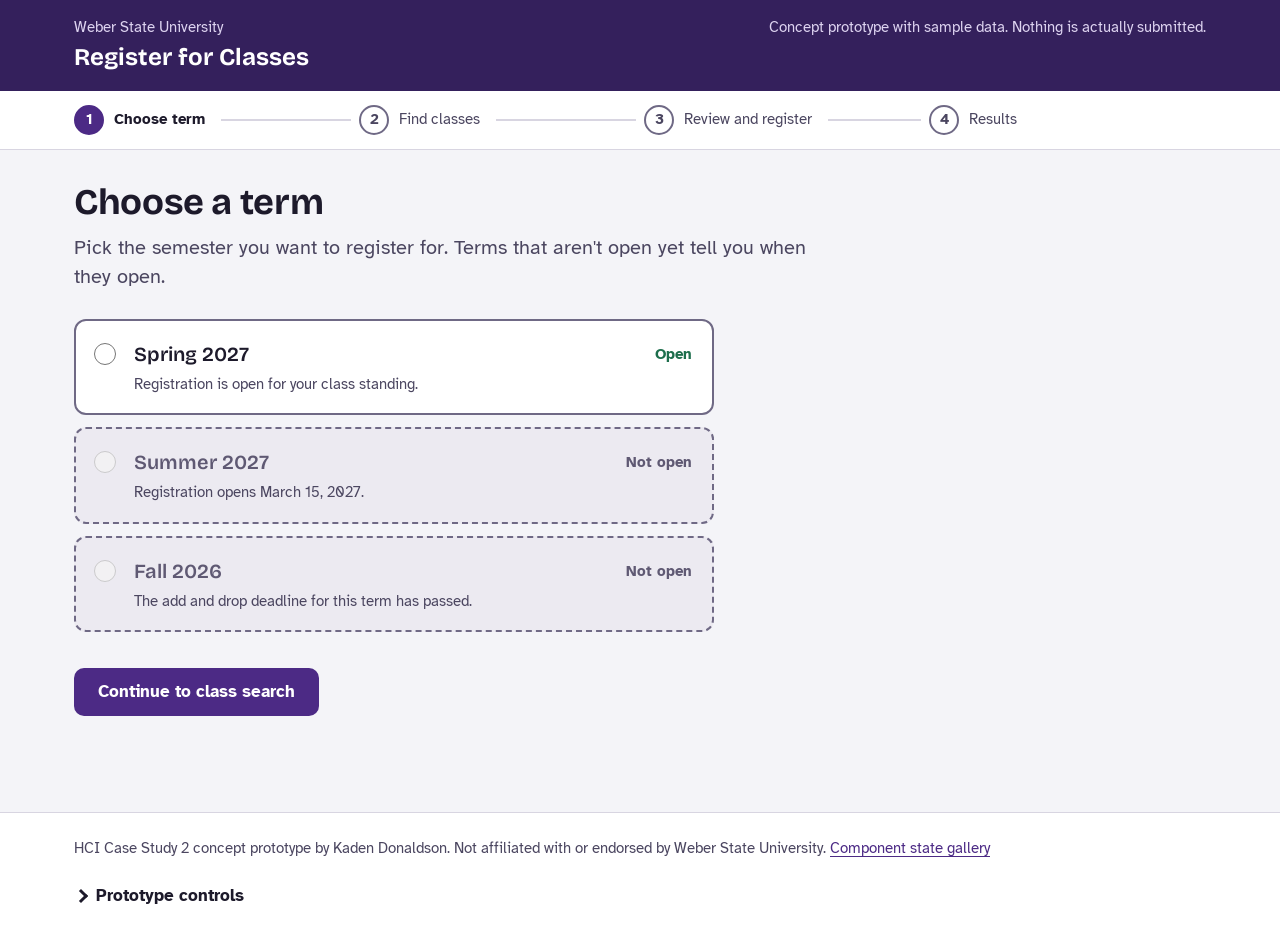
<file: index.html>
<!doctype html>
<html lang="en">
<head>
  <meta charset="utf-8">
  <meta name="viewport" content="width=device-width, initial-scale=1">
  <title>Choose a term | Register for Classes prototype</title>
  <meta name="description" content="Interactive concept prototype of an accessible class registration flow: choose a term, find sections, review, and register.">
  <link rel="stylesheet" href="assets/css/styles.css">
</head>
<body>
  <a class="skip-link" href="#main">Skip to main content</a>

  <header class="site-header">
    <div class="site-header__inner">
      <p class="brand">
        <span class="brand__school">Weber State University</span>
        <span class="brand__app">Register for Classes</span>
      </p>
      <p class="proto-flag">Concept prototype with sample data. Nothing is actually submitted.</p>
    </div>
  </header>

  <nav class="progress" aria-label="Registration progress">
    <ol class="progress__list">
      <li class="progress__step" data-step="term" aria-current="step">
        <span class="progress__num" aria-hidden="true">1</span>
        <span class="progress__label">Choose term</span>
      </li>
      <li class="progress__step" data-step="search">
        <span class="progress__num" aria-hidden="true">2</span>
        <span class="progress__label">Find classes</span>
      </li>
      <li class="progress__step" data-step="review">
        <span class="progress__num" aria-hidden="true">3</span>
        <span class="progress__label">Review and register</span>
      </li>
      <li class="progress__step" data-step="done">
        <span class="progress__num" aria-hidden="true">4</span>
        <span class="progress__label">Results</span>
      </li>
    </ol>
  </nav>

  <main id="main" tabindex="-1">

    <!-- ============ STEP 1: TERM ============ -->
    <section id="step-term" class="step" aria-labelledby="h-term">
      <div class="step__intro">
        <h1 id="h-term" tabindex="-1">Choose a term</h1>
        <p class="lede">Pick the semester you want to register for. Terms that aren't open yet tell you when they open.</p>
      </div>

      <form id="term-form" class="term-form" novalidate>
        <fieldset class="term-options" aria-describedby="term-error">
          <legend class="visually-hidden">Term</legend>
          <div id="term-list" class="term-list"><!-- rendered by app.js --></div>
          <p id="term-error" class="field-error" hidden></p>
        </fieldset>
        <div class="actions">
          <button type="submit" class="btn btn--primary">Continue to class search</button>
        </div>
      </form>
    </section>

    <!-- ============ STEP 2: SEARCH ============ -->
    <section id="step-search" class="step" aria-labelledby="h-search" hidden>
      <div class="step__intro">
        <h1 id="h-search" tabindex="-1">Find classes for <span data-term-name>Spring 2027</span></h1>
        <p class="lede">Search by subject, add the sections you want, then review your schedule.</p>
      </div>

      <div class="search-layout">
        <div class="search-main">
          <form id="search-form" class="search-form" role="search" aria-label="Class search" novalidate>
            <div class="search-form__fields">
              <div class="field">
                <label for="subject" class="field__label">Subject</label>
                <select id="subject" name="subject" class="control" aria-describedby="subject-error">
                  <option value="">Choose a subject</option>
                  <option value="ALL">All subjects</option>
                </select>
                <p id="subject-error" class="field-error" hidden></p>
              </div>

              <div class="field">
                <label for="course-number" class="field__label">Course number <span class="field__optional">(optional)</span></label>
                <input id="course-number" name="courseNumber" class="control" type="text"
                       inputmode="numeric" autocomplete="off" maxlength="4"
                       aria-describedby="course-number-hint course-number-error">
                <p id="course-number-hint" class="field__hint">4 digits, like 4110</p>
                <p id="course-number-error" class="field-error" hidden></p>
              </div>

              <div class="search-form__submit">
                <button type="submit" id="search-btn" class="btn btn--primary">
                  <span class="btn__spinner" aria-hidden="true"></span>
                  <span class="btn__label">Search classes</span>
                </button>
              </div>
            </div>

            <div class="disclosure">
              <button type="button" id="filters-toggle" class="disclosure__toggle"
                      aria-expanded="false" aria-controls="filters-panel">
                <span class="disclosure__chevron" aria-hidden="true"></span>
                <span>More filters</span>
                <span id="filters-count" class="disclosure__count"></span>
              </button>
              <div id="filters-panel" class="disclosure__panel" hidden>
                <div class="check-row">
                  <input type="checkbox" id="open-only" name="openOnly">
                  <label for="open-only">Only show sections with open seats</label>
                </div>
                <fieldset id="delivery-group" class="check-group" aria-describedby="delivery-error">
                  <legend>Delivery</legend>
                  <div class="check-row">
                    <input type="checkbox" id="del-inperson" name="delivery" value="In person" checked>
                    <label for="del-inperson">In person</label>
                  </div>
                  <div class="check-row">
                    <input type="checkbox" id="del-online" name="delivery" value="Online" checked>
                    <label for="del-online">Online</label>
                  </div>
                  <div class="check-row">
                    <input type="checkbox" id="del-hybrid" name="delivery" value="Hybrid" checked>
                    <label for="del-hybrid">Hybrid</label>
                  </div>
                  <p id="delivery-error" class="field-error" hidden></p>
                </fieldset>
              </div>
            </div>
          </form>

          <section class="results" aria-labelledby="h-results">
            <h2 id="h-results" class="results__heading" tabindex="-1">Sections</h2>
            <p id="results-status" class="results__status" aria-live="polite">Choose a subject and search to see sections.</p>
            <div id="results" class="results__body" aria-busy="false"></div>
          </section>
        </div>

        <aside id="cart" class="cart" aria-labelledby="h-cart">
          <h2 id="h-cart" class="cart__heading">
            <span class="cart__title-static">My schedule</span>
            <button type="button" id="cart-toggle" class="cart__toggle"
                    aria-expanded="false" aria-controls="cart-body">
              <span class="cart__toggle-title">My schedule</span>
              <span class="cart__toggle-sum" data-cart-summary>0 sections, 0 credits</span>
              <span class="disclosure__chevron" aria-hidden="true"></span>
            </button>
          </h2>
          <div id="cart-body" class="cart__body">
            <p class="cart__summary" data-cart-summary>0 sections, 0 credits</p>
            <ul id="cart-list" class="cart__list"></ul>
            <p id="cart-empty" class="cart__empty">Your schedule is empty. Add sections from the search results.</p>
            <div class="cart__actions">
              <button type="button" id="review-btn" class="btn btn--primary btn--block"
                      aria-disabled="true" aria-describedby="review-note">Review schedule</button>
              <p id="review-note" class="action-note">Add at least one section to review.</p>
            </div>
          </div>
        </aside>
      </div>
    </section>

    <!-- ============ STEP 3: REVIEW ============ -->
    <section id="step-review" class="step" aria-labelledby="h-review" hidden>
      <div class="step__intro">
        <h1 id="h-review" tabindex="-1">Review and register</h1>
        <p class="lede">Check your sections and the week at a glance. Registering is final for each section that has a seat.</p>
      </div>

      <div class="review-layout">
        <section class="review-list" aria-labelledby="h-review-list">
          <h2 id="h-review-list">Sections to register</h2>
          <ul id="review-items" class="review-items"></ul>
          <p class="review-total"><span id="review-credits">0</span> credits total</p>
        </section>

        <section class="week" aria-labelledby="h-week">
          <h2 id="h-week">Week at a glance</h2>
          <p class="visually-hidden">This chart repeats the meeting times listed in Sections to register.</p>
          <div id="week-grid" class="week__grid" aria-hidden="true"></div>
          <p id="week-online" class="week__online"></p>
        </section>
      </div>

      <form id="register-form" class="register-form" novalidate aria-busy="false">
        <div class="check-row check-row--boxed" id="agree-row">
          <input type="checkbox" id="agree" name="agree" aria-describedby="agree-error">
          <label for="agree">I understand that registering adds tuition and fees for these sections to my student account.</label>
        </div>
        <p id="agree-error" class="field-error" hidden></p>

        <div id="submit-status" class="submit-status" hidden>
          <span class="submit-status__dot" aria-hidden="true"></span>
          <span id="submit-status-text"></span>
        </div>

        <div class="actions actions--split">
          <button type="button" id="back-to-search" class="btn btn--secondary">Back to search</button>
          <button type="submit" id="register-btn" class="btn btn--primary">
            <span class="btn__spinner" aria-hidden="true"></span>
            <span class="btn__label">Register for 0 sections</span>
          </button>
        </div>
      </form>
    </section>

    <!-- ============ STEP 4: RESULTS ============ -->
    <section id="step-done" class="step" aria-labelledby="h-done" hidden>
      <div class="step__intro">
        <h1 id="h-done" tabindex="-1">Registration results</h1>
        <p id="done-summary" class="lede"></p>
      </div>
      <ul id="done-list" class="done-list"></ul>
      <div class="actions actions--split">
        <button type="button" id="search-more" class="btn btn--secondary">Search for more classes</button>
        <button type="button" id="start-over" class="btn btn--ghost">Start over</button>
      </div>
    </section>
  </main>

  <!-- Global live regions: present (and empty) at page load so screen readers register them -->
  <div id="sr-polite" class="visually-hidden" aria-live="polite" aria-atomic="true"></div>
  <div id="sr-assertive" class="visually-hidden" aria-live="assertive" aria-atomic="true"></div>

  <footer class="site-footer">
    <div class="site-footer__inner">
      <p>HCI Case Study 2 concept prototype by Kaden Donaldson. Not affiliated with or endorsed by Weber State University. <a href="states.html">Component state gallery</a></p>

      <div class="disclosure disclosure--footer">
        <button type="button" id="lab-toggle" class="disclosure__toggle"
                aria-expanded="false" aria-controls="lab-panel">
          <span class="disclosure__chevron" aria-hidden="true"></span>
          <span>Prototype controls</span>
        </button>
        <div id="lab-panel" class="disclosure__panel lab" hidden>
          <p class="lab__note">For reviewers: change these to see loading, error, and recovery states.</p>
          <div class="field">
            <label for="lab-speed" class="field__label">Simulated network</label>
            <select id="lab-speed" class="control">
              <option value="normal">Normal (about 1 to 2.5 seconds)</option>
              <option value="slow">Slow (about 3 to 8 seconds)</option>
            </select>
          </div>
          <div class="check-row">
            <input type="checkbox" id="lab-race" checked>
            <label for="lab-race">Another student takes the last seat while you register</label>
          </div>
          <div class="check-row">
            <input type="checkbox" id="lab-searchfail">
            <label for="lab-searchfail">Class search fails to load</label>
          </div>
          <p class="lab__stat">Register requests sent this session: <strong id="lab-requests">0</strong></p>
          <button type="button" id="lab-reset" class="btn btn--secondary">Reset prototype</button>
        </div>
      </div>
    </div>
  </footer>

  <script src="assets/js/data.js"></script>
  <script src="assets/js/app.js"></script>
</body>
</html>
</file>
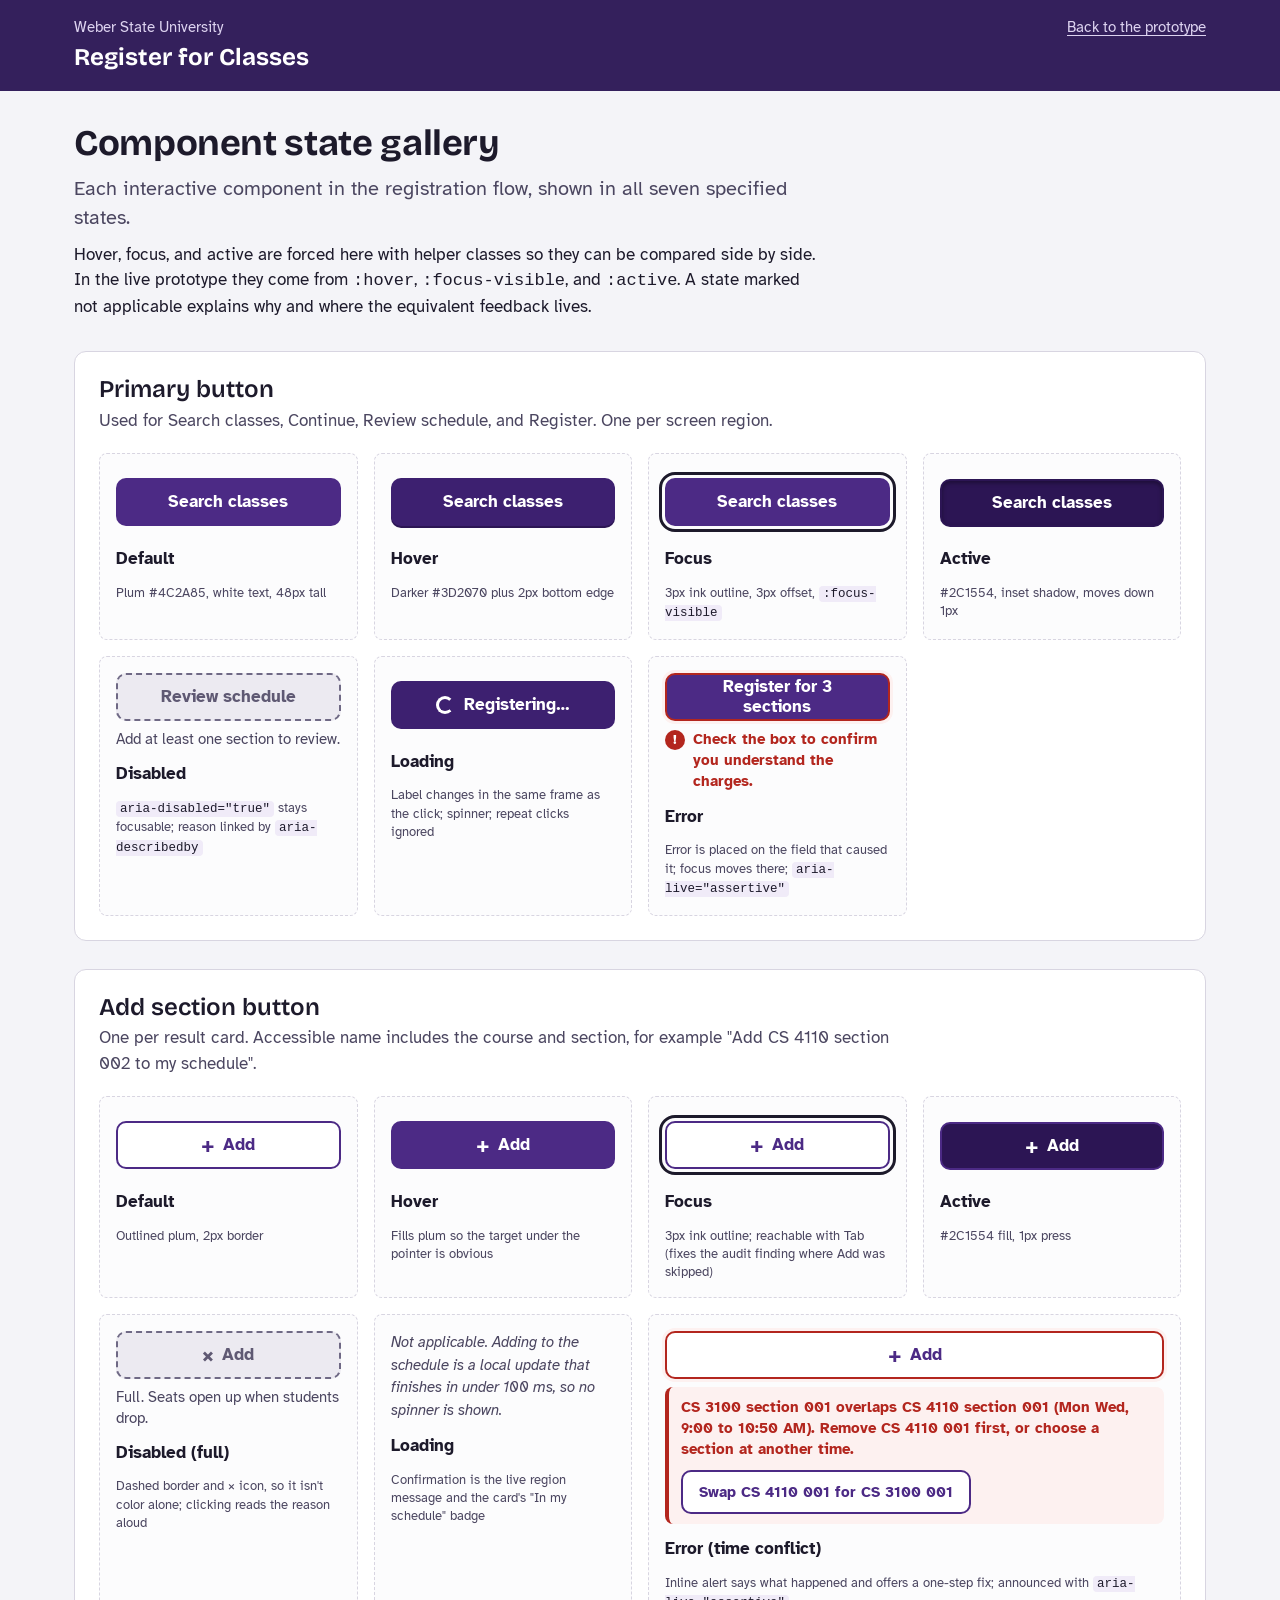
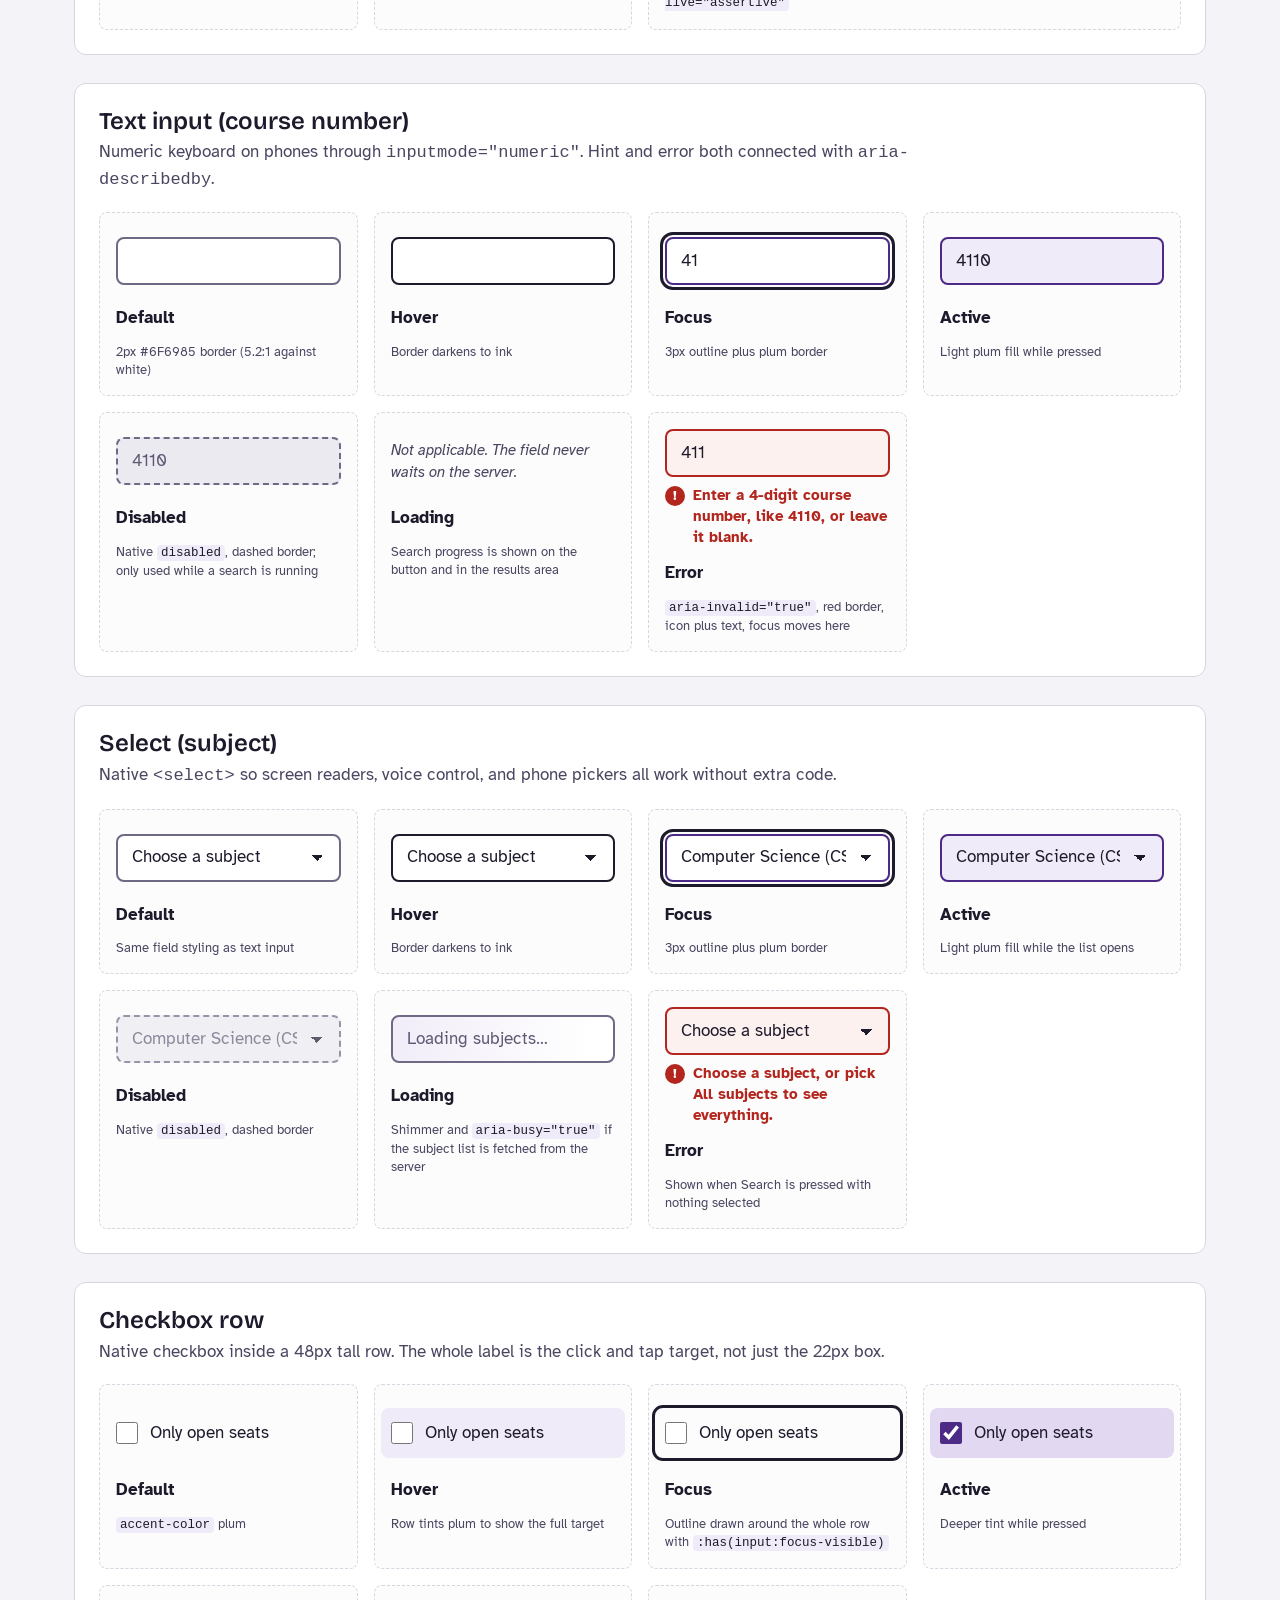
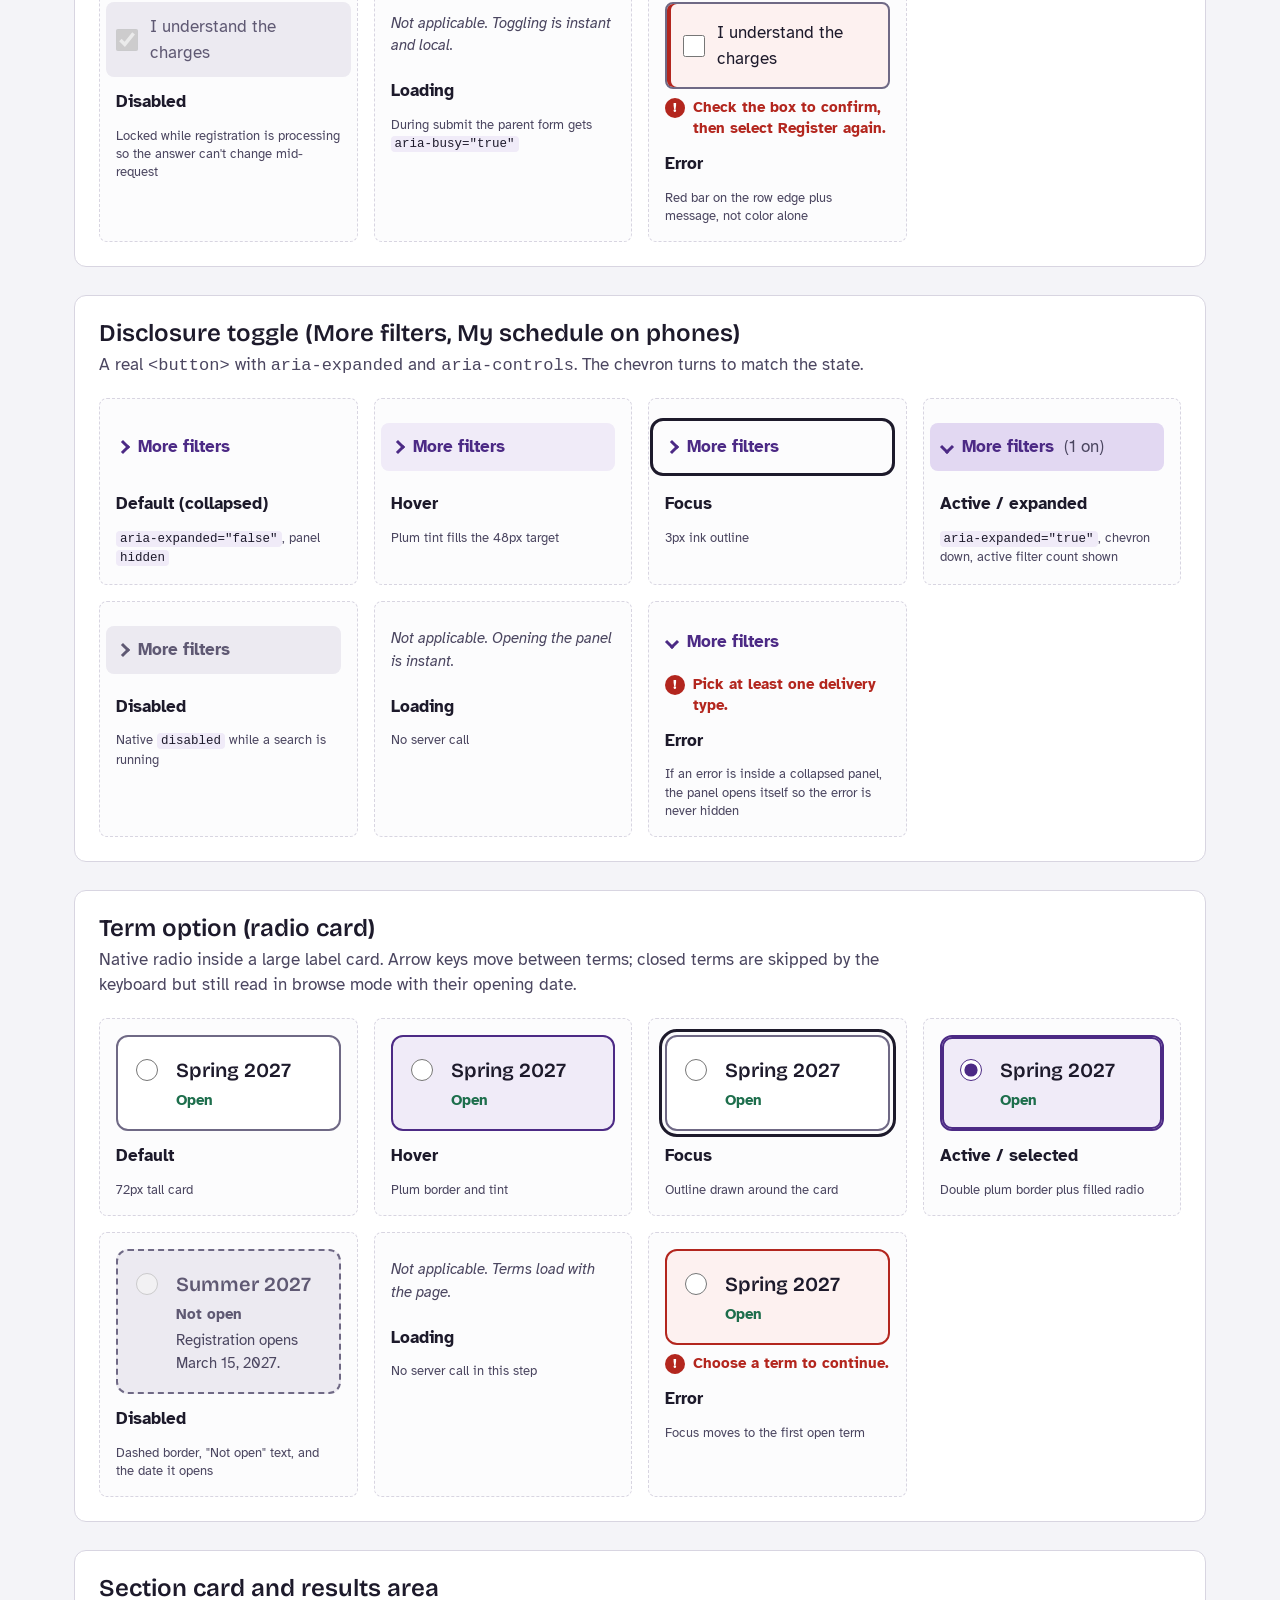
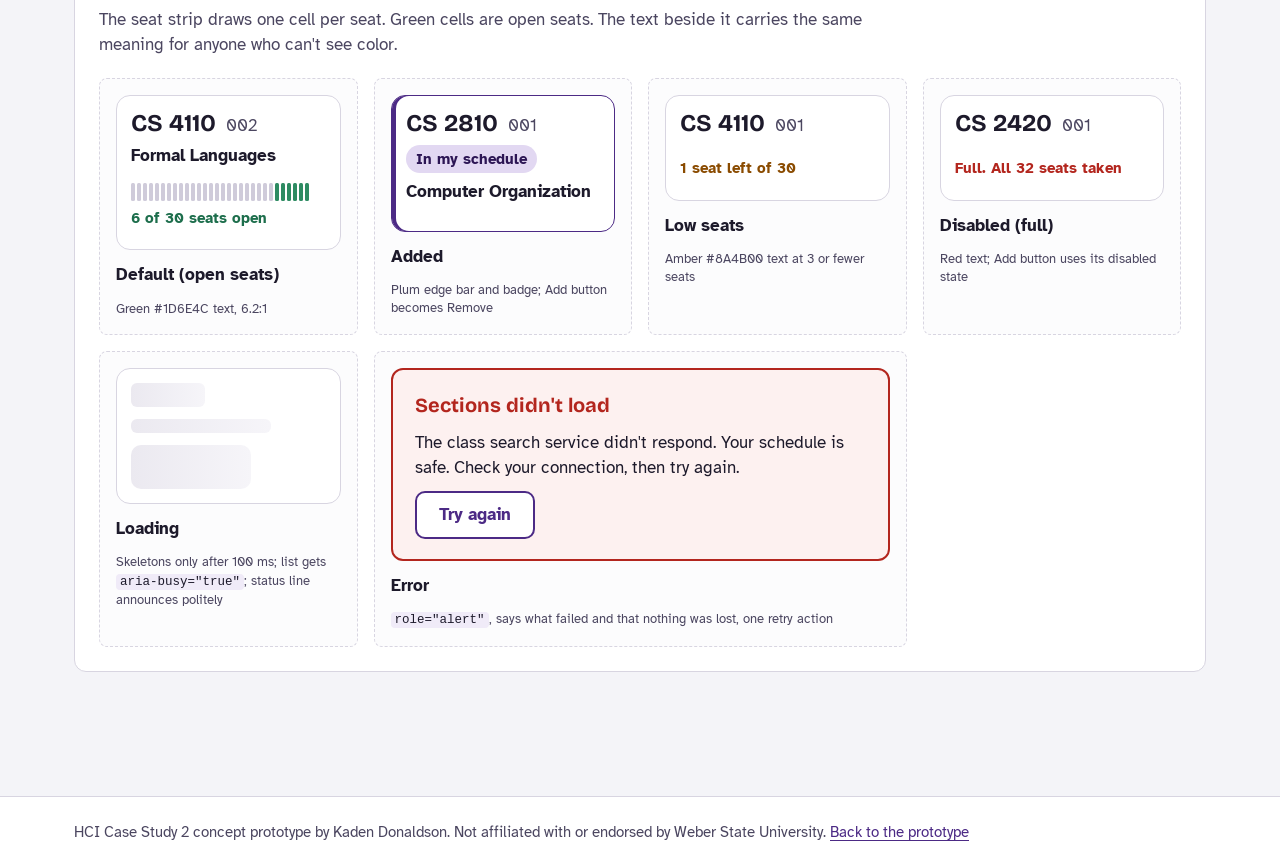
<file: states.html>
<!doctype html>
<html lang="en">
<head>
  <meta charset="utf-8">
  <meta name="viewport" content="width=device-width, initial-scale=1">
  <title>Component state gallery | Register for Classes prototype</title>
  <meta name="description" content="Every interactive component in the registration prototype shown in each state: default, hover, focus, active, disabled, loading, and error.">
  <link rel="stylesheet" href="assets/css/styles.css">
  <style>
    .gallery-intro { max-width: 68ch; margin-bottom: 32px; }
    .gallery-intro p + p { margin-top: 10px; }
    .comp { background: var(--surface); border: 1px solid var(--line); border-radius: var(--radius); padding: 24px; margin-bottom: 28px; }
    .comp > h2 { margin-bottom: 4px; }
    .comp__desc { color: var(--ink-soft); margin-bottom: 20px; max-width: 75ch; }
    .tiles { display: grid; grid-template-columns: repeat(auto-fill, minmax(220px, 1fr)); gap: 16px; }
    .tile { border: 1px dashed var(--line); border-radius: var(--radius-sm); padding: 16px; display: grid; gap: 12px; align-content: start; background: #fcfcfd; }
    .tile__stage { min-height: 64px; display: grid; align-content: center; gap: 8px; }
    .tile__name { font-weight: 700; }
    .tile__code { font-size: 13px; color: var(--ink-soft); line-height: 1.4; }
    .tile__code code { font-family: ui-monospace, Menlo, Consolas, monospace; font-size: 12.5px; color: var(--ink); background: var(--plum-tint); padding: 1px 4px; border-radius: 4px; }
    .tile--na .tile__stage { color: var(--ink-soft); font-style: italic; font-size: var(--fs-sm); }
    .tile .section-card { padding: 14px; }
    .tile .section-card article { grid-template-columns: 1fr; grid-template-areas: "head" "name" "seats" "action"; }
    .tile .section-card__meta { display: none; }
    .tile .seat { width: 4px; }
    .wide { grid-column: span 2; }
    .tile .term-card label { grid-template-columns: 1fr; }
    @media (max-width: 640px) { .wide { grid-column: auto; } }
  </style>
</head>
<body>
  <a class="skip-link" href="#main">Skip to main content</a>
  <header class="site-header">
    <div class="site-header__inner">
      <p class="brand">
        <span class="brand__school">Weber State University</span>
        <span class="brand__app">Register for Classes</span>
      </p>
      <p class="proto-flag"><a href="index.html" style="color:inherit">Back to the prototype</a></p>
    </div>
  </header>

  <main id="main" tabindex="-1">
    <div class="gallery-intro">
      <h1>Component state gallery</h1>
      <p class="lede">Each interactive component in the registration flow, shown in all seven specified states.</p>
      <p>Hover, focus, and active are forced here with helper classes so they can be compared side by side. In the live prototype they come from <code>:hover</code>, <code>:focus-visible</code>, and <code>:active</code>. A state marked not applicable explains why and where the equivalent feedback lives.</p>
    </div>

    <!-- 1. PRIMARY BUTTON -->
    <section class="comp" id="comp-primary" aria-labelledby="g-primary">
      <h2 id="g-primary">Primary button</h2>
      <p class="comp__desc">Used for Search classes, Continue, Review schedule, and Register. One per screen region.</p>
      <div class="tiles">
        <div class="tile"><div class="tile__stage"><button class="btn btn--primary" type="button">Search classes</button></div>
          <p class="tile__name">Default</p><p class="tile__code">Plum #4C2A85, white text, 48px tall</p></div>
        <div class="tile"><div class="tile__stage"><button class="btn btn--primary is-hover" type="button">Search classes</button></div>
          <p class="tile__name">Hover</p><p class="tile__code">Darker #3D2070 plus 2px bottom edge</p></div>
        <div class="tile"><div class="tile__stage"><button class="btn btn--primary is-focus" type="button">Search classes</button></div>
          <p class="tile__name">Focus</p><p class="tile__code">3px ink outline, 3px offset, <code>:focus-visible</code></p></div>
        <div class="tile"><div class="tile__stage"><button class="btn btn--primary is-active" type="button">Search classes</button></div>
          <p class="tile__name">Active</p><p class="tile__code">#2C1554, inset shadow, moves down 1px</p></div>
        <div class="tile"><div class="tile__stage"><button class="btn btn--primary" type="button" aria-disabled="true" aria-describedby="g-rev-note">Review schedule</button>
          <p class="action-note" id="g-rev-note">Add at least one section to review.</p></div>
          <p class="tile__name">Disabled</p><p class="tile__code"><code>aria-disabled="true"</code> stays focusable; reason linked by <code>aria-describedby</code></p></div>
        <div class="tile"><div class="tile__stage"><button class="btn btn--primary is-loading" type="button" aria-disabled="true"><span class="btn__spinner" aria-hidden="true"></span><span class="btn__label">Registering…</span></button></div>
          <p class="tile__name">Loading</p><p class="tile__code">Label changes in the same frame as the click; spinner; repeat clicks ignored</p></div>
        <div class="tile"><div class="tile__stage"><button class="btn btn--primary is-error" type="button">Register for 3 sections</button>
          <p class="field-error"><span class="field-error__icon" aria-hidden="true">!</span>Check the box to confirm you understand the charges.</p></div>
          <p class="tile__name">Error</p><p class="tile__code">Error is placed on the field that caused it; focus moves there; <code>aria-live="assertive"</code></p></div>
      </div>
    </section>

    <!-- 2. ADD SECTION BUTTON -->
    <section class="comp" id="comp-add" aria-labelledby="g-add">
      <h2 id="g-add">Add section button</h2>
      <p class="comp__desc">One per result card. Accessible name includes the course and section, for example "Add CS 4110 section 002 to my schedule".</p>
      <div class="tiles">
        <div class="tile"><div class="tile__stage"><button class="btn btn--add" type="button">Add</button></div>
          <p class="tile__name">Default</p><p class="tile__code">Outlined plum, 2px border</p></div>
        <div class="tile"><div class="tile__stage"><button class="btn btn--add is-hover" type="button">Add</button></div>
          <p class="tile__name">Hover</p><p class="tile__code">Fills plum so the target under the pointer is obvious</p></div>
        <div class="tile"><div class="tile__stage"><button class="btn btn--add is-focus" type="button">Add</button></div>
          <p class="tile__name">Focus</p><p class="tile__code">3px ink outline; reachable with Tab (fixes the audit finding where Add was skipped)</p></div>
        <div class="tile"><div class="tile__stage"><button class="btn btn--add is-active" type="button">Add</button></div>
          <p class="tile__name">Active</p><p class="tile__code">#2C1554 fill, 1px press</p></div>
        <div class="tile"><div class="tile__stage"><button class="btn btn--add" type="button" aria-disabled="true">Add</button>
          <p class="action-note">Full. Seats open up when students drop.</p></div>
          <p class="tile__name">Disabled (full)</p><p class="tile__code">Dashed border and × icon, so it isn't color alone; clicking reads the reason aloud</p></div>
        <div class="tile tile--na"><div class="tile__stage">Not applicable. Adding to the schedule is a local update that finishes in under 100 ms, so no spinner is shown.</div>
          <p class="tile__name">Loading</p><p class="tile__code">Confirmation is the live region message and the card's "In my schedule" badge</p></div>
        <div class="tile wide"><div class="tile__stage"><button class="btn btn--add is-error" type="button">Add</button>
          <div class="inline-alert inline-alert--error"><p>CS 3100 section 001 overlaps CS 4110 section 001 (Mon Wed, 9:00 to 10:50 AM). Remove CS 4110 001 first, or choose a section at another time.</p>
            <button type="button" class="btn btn--secondary btn--small">Swap CS 4110 001 for CS 3100 001</button></div></div>
          <p class="tile__name">Error (time conflict)</p><p class="tile__code">Inline alert says what happened and offers a one-step fix; announced with <code>aria-live="assertive"</code></p></div>
      </div>
    </section>

    <!-- 3. TEXT INPUT -->
    <section class="comp" id="comp-input" aria-labelledby="g-input">
      <h2 id="g-input">Text input (course number)</h2>
      <p class="comp__desc">Numeric keyboard on phones through <code>inputmode="numeric"</code>. Hint and error both connected with <code>aria-describedby</code>.</p>
      <div class="tiles">
        <div class="tile"><div class="tile__stage"><input class="control" type="text" aria-label="Course number, default"></div>
          <p class="tile__name">Default</p><p class="tile__code">2px #6F6985 border (5.2:1 against white)</p></div>
        <div class="tile"><div class="tile__stage"><input class="control is-hover" type="text" aria-label="Course number, hover"></div>
          <p class="tile__name">Hover</p><p class="tile__code">Border darkens to ink</p></div>
        <div class="tile"><div class="tile__stage"><input class="control is-focus" type="text" value="41" aria-label="Course number, focus"></div>
          <p class="tile__name">Focus</p><p class="tile__code">3px outline plus plum border</p></div>
        <div class="tile"><div class="tile__stage"><input class="control is-active" type="text" value="4110" aria-label="Course number, active"></div>
          <p class="tile__name">Active</p><p class="tile__code">Light plum fill while pressed</p></div>
        <div class="tile"><div class="tile__stage"><input class="control" type="text" disabled value="4110" aria-label="Course number, disabled"></div>
          <p class="tile__name">Disabled</p><p class="tile__code">Native <code>disabled</code>, dashed border; only used while a search is running</p></div>
        <div class="tile tile--na"><div class="tile__stage">Not applicable. The field never waits on the server.</div>
          <p class="tile__name">Loading</p><p class="tile__code">Search progress is shown on the button and in the results area</p></div>
        <div class="tile"><div class="tile__stage"><input class="control" type="text" value="411" aria-invalid="true" aria-label="Course number, error">
          <p class="field-error"><span class="field-error__icon" aria-hidden="true">!</span>Enter a 4-digit course number, like 4110, or leave it blank.</p></div>
          <p class="tile__name">Error</p><p class="tile__code"><code>aria-invalid="true"</code>, red border, icon plus text, focus moves here</p></div>
      </div>
    </section>

    <!-- 4. SELECT -->
    <section class="comp" id="comp-select" aria-labelledby="g-select">
      <h2 id="g-select">Select (subject)</h2>
      <p class="comp__desc">Native <code>&lt;select&gt;</code> so screen readers, voice control, and phone pickers all work without extra code.</p>
      <div class="tiles">
        <div class="tile"><div class="tile__stage"><select class="control" aria-label="Subject, default"><option>Choose a subject</option></select></div>
          <p class="tile__name">Default</p><p class="tile__code">Same field styling as text input</p></div>
        <div class="tile"><div class="tile__stage"><select class="control is-hover" aria-label="Subject, hover"><option>Choose a subject</option></select></div>
          <p class="tile__name">Hover</p><p class="tile__code">Border darkens to ink</p></div>
        <div class="tile"><div class="tile__stage"><select class="control is-focus" aria-label="Subject, focus"><option>Computer Science (CS)</option></select></div>
          <p class="tile__name">Focus</p><p class="tile__code">3px outline plus plum border</p></div>
        <div class="tile"><div class="tile__stage"><select class="control is-active" aria-label="Subject, active"><option>Computer Science (CS)</option></select></div>
          <p class="tile__name">Active</p><p class="tile__code">Light plum fill while the list opens</p></div>
        <div class="tile"><div class="tile__stage"><select class="control" disabled aria-label="Subject, disabled"><option>Computer Science (CS)</option></select></div>
          <p class="tile__name">Disabled</p><p class="tile__code">Native <code>disabled</code>, dashed border</p></div>
        <div class="tile"><div class="tile__stage"><select class="control is-loading" aria-busy="true" aria-label="Subject, loading"><option>Loading subjects…</option></select></div>
          <p class="tile__name">Loading</p><p class="tile__code">Shimmer and <code>aria-busy="true"</code> if the subject list is fetched from the server</p></div>
        <div class="tile"><div class="tile__stage"><select class="control" aria-invalid="true" aria-label="Subject, error"><option>Choose a subject</option></select>
          <p class="field-error"><span class="field-error__icon" aria-hidden="true">!</span>Choose a subject, or pick All subjects to see everything.</p></div>
          <p class="tile__name">Error</p><p class="tile__code">Shown when Search is pressed with nothing selected</p></div>
      </div>
    </section>

    <!-- 5. CHECKBOX ROW -->
    <section class="comp" id="comp-check" aria-labelledby="g-check">
      <h2 id="g-check">Checkbox row</h2>
      <p class="comp__desc">Native checkbox inside a 48px tall row. The whole label is the click and tap target, not just the 22px box.</p>
      <div class="tiles">
        <div class="tile"><div class="tile__stage"><div class="check-row"><input type="checkbox" id="g-c1"><label for="g-c1">Only open seats</label></div></div>
          <p class="tile__name">Default</p><p class="tile__code"><code>accent-color</code> plum</p></div>
        <div class="tile"><div class="tile__stage"><div class="check-row is-hover"><input type="checkbox" id="g-c2"><label for="g-c2">Only open seats</label></div></div>
          <p class="tile__name">Hover</p><p class="tile__code">Row tints plum to show the full target</p></div>
        <div class="tile"><div class="tile__stage"><div class="check-row is-focus"><input type="checkbox" id="g-c3"><label for="g-c3">Only open seats</label></div></div>
          <p class="tile__name">Focus</p><p class="tile__code">Outline drawn around the whole row with <code>:has(input:focus-visible)</code></p></div>
        <div class="tile"><div class="tile__stage"><div class="check-row is-active"><input type="checkbox" id="g-c4" checked><label for="g-c4">Only open seats</label></div></div>
          <p class="tile__name">Active</p><p class="tile__code">Deeper tint while pressed</p></div>
        <div class="tile"><div class="tile__stage"><div class="check-row"><input type="checkbox" id="g-c5" disabled checked><label for="g-c5">I understand the charges</label></div></div>
          <p class="tile__name">Disabled</p><p class="tile__code">Locked while registration is processing so the answer can't change mid-request</p></div>
        <div class="tile tile--na"><div class="tile__stage">Not applicable. Toggling is instant and local.</div>
          <p class="tile__name">Loading</p><p class="tile__code">During submit the parent form gets <code>aria-busy="true"</code></p></div>
        <div class="tile"><div class="tile__stage"><div class="check-row check-row--boxed"><input type="checkbox" id="g-c7" aria-invalid="true"><label for="g-c7">I understand the charges</label></div>
          <p class="field-error"><span class="field-error__icon" aria-hidden="true">!</span>Check the box to confirm, then select Register again.</p></div>
          <p class="tile__name">Error</p><p class="tile__code">Red bar on the row edge plus message, not color alone</p></div>
      </div>
    </section>

    <!-- 6. DISCLOSURE -->
    <section class="comp" id="comp-disclosure" aria-labelledby="g-disc">
      <h2 id="g-disc">Disclosure toggle (More filters, My schedule on phones)</h2>
      <p class="comp__desc">A real <code>&lt;button&gt;</code> with <code>aria-expanded</code> and <code>aria-controls</code>. The chevron turns to match the state.</p>
      <div class="tiles">
        <div class="tile"><div class="tile__stage"><button type="button" class="disclosure__toggle" aria-expanded="false"><span class="disclosure__chevron" aria-hidden="true"></span><span>More filters</span></button></div>
          <p class="tile__name">Default (collapsed)</p><p class="tile__code"><code>aria-expanded="false"</code>, panel <code>hidden</code></p></div>
        <div class="tile"><div class="tile__stage"><button type="button" class="disclosure__toggle is-hover" aria-expanded="false"><span class="disclosure__chevron" aria-hidden="true"></span><span>More filters</span></button></div>
          <p class="tile__name">Hover</p><p class="tile__code">Plum tint fills the 48px target</p></div>
        <div class="tile"><div class="tile__stage"><button type="button" class="disclosure__toggle is-focus" aria-expanded="false"><span class="disclosure__chevron" aria-hidden="true"></span><span>More filters</span></button></div>
          <p class="tile__name">Focus</p><p class="tile__code">3px ink outline</p></div>
        <div class="tile"><div class="tile__stage"><button type="button" class="disclosure__toggle is-active" aria-expanded="true"><span class="disclosure__chevron" aria-hidden="true"></span><span>More filters</span> <span class="disclosure__count">(1 on)</span></button></div>
          <p class="tile__name">Active / expanded</p><p class="tile__code"><code>aria-expanded="true"</code>, chevron down, active filter count shown</p></div>
        <div class="tile"><div class="tile__stage"><button type="button" class="disclosure__toggle" disabled aria-expanded="false"><span class="disclosure__chevron" aria-hidden="true"></span><span>More filters</span></button></div>
          <p class="tile__name">Disabled</p><p class="tile__code">Native <code>disabled</code> while a search is running</p></div>
        <div class="tile tile--na"><div class="tile__stage">Not applicable. Opening the panel is instant.</div>
          <p class="tile__name">Loading</p><p class="tile__code">No server call</p></div>
        <div class="tile"><div class="tile__stage"><button type="button" class="disclosure__toggle" aria-expanded="true"><span class="disclosure__chevron" aria-hidden="true"></span><span>More filters</span></button>
          <p class="field-error"><span class="field-error__icon" aria-hidden="true">!</span>Pick at least one delivery type.</p></div>
          <p class="tile__name">Error</p><p class="tile__code">If an error is inside a collapsed panel, the panel opens itself so the error is never hidden</p></div>
      </div>
    </section>

    <!-- 7. TERM CARD -->
    <section class="comp" id="comp-term" aria-labelledby="g-term">
      <h2 id="g-term">Term option (radio card)</h2>
      <p class="comp__desc">Native radio inside a large label card. Arrow keys move between terms; closed terms are skipped by the keyboard but still read in browse mode with their opening date.</p>
      <div class="tiles">
        <div class="tile"><div class="tile__stage"><div class="term-card"><input type="radio" name="g-t" id="g-t1"><label for="g-t1"><span class="term-card__name">Spring 2027</span><span class="term-card__status is-open">Open</span></label></div></div>
          <p class="tile__name">Default</p><p class="tile__code">72px tall card</p></div>
        <div class="tile"><div class="tile__stage"><div class="term-card is-hover"><input type="radio" name="g-t" id="g-t2"><label for="g-t2"><span class="term-card__name">Spring 2027</span><span class="term-card__status is-open">Open</span></label></div></div>
          <p class="tile__name">Hover</p><p class="tile__code">Plum border and tint</p></div>
        <div class="tile"><div class="tile__stage"><div class="term-card is-focus"><input type="radio" name="g-t" id="g-t3"><label for="g-t3"><span class="term-card__name">Spring 2027</span><span class="term-card__status is-open">Open</span></label></div></div>
          <p class="tile__name">Focus</p><p class="tile__code">Outline drawn around the card</p></div>
        <div class="tile"><div class="tile__stage"><div class="term-card is-checked is-active"><input type="radio" name="g-t" id="g-t4" checked><label for="g-t4"><span class="term-card__name">Spring 2027</span><span class="term-card__status is-open">Open</span></label></div></div>
          <p class="tile__name">Active / selected</p><p class="tile__code">Double plum border plus filled radio</p></div>
        <div class="tile"><div class="tile__stage"><div class="term-card is-disabled"><input type="radio" name="g-t" id="g-t5" disabled><label for="g-t5"><span class="term-card__name">Summer 2027</span><span class="term-card__status is-closed">Not open</span><span class="term-card__note">Registration opens March 15, 2027.</span></label></div></div>
          <p class="tile__name">Disabled</p><p class="tile__code">Dashed border, "Not open" text, and the date it opens</p></div>
        <div class="tile tile--na"><div class="tile__stage">Not applicable. Terms load with the page.</div>
          <p class="tile__name">Loading</p><p class="tile__code">No server call in this step</p></div>
        <div class="tile"><div class="tile__stage"><div class="term-card is-error"><input type="radio" name="g-t" id="g-t7"><label for="g-t7"><span class="term-card__name">Spring 2027</span><span class="term-card__status is-open">Open</span></label></div>
          <p class="field-error"><span class="field-error__icon" aria-hidden="true">!</span>Choose a term to continue.</p></div>
          <p class="tile__name">Error</p><p class="tile__code">Focus moves to the first open term</p></div>
      </div>
    </section>

    <!-- 8. RESULT AREA -->
    <section class="comp" id="comp-results" aria-labelledby="g-results">
      <h2 id="g-results">Section card and results area</h2>
      <p class="comp__desc">The seat strip draws one cell per seat. Green cells are open seats. The text beside it carries the same meaning for anyone who can't see color.</p>
      <div class="tiles">
        <div class="tile"><div class="tile__stage"><div class="section-card"><article><div class="section-card__head"><h3 class="section-card__title"><span class="section-card__code">CS 4110</span><span class="section-card__sec">002</span></h3></div><p class="section-card__name">Formal Languages</p><div class="section-card__seats is-open"><span class="seat-strip" aria-hidden="true">
          <span class="seat seat--taken"></span><span class="seat seat--taken"></span><span class="seat seat--taken"></span><span class="seat seat--taken"></span><span class="seat seat--taken"></span><span class="seat seat--taken"></span><span class="seat seat--taken"></span><span class="seat seat--taken"></span><span class="seat seat--taken"></span><span class="seat seat--taken"></span><span class="seat seat--taken"></span><span class="seat seat--taken"></span><span class="seat seat--taken"></span><span class="seat seat--taken"></span><span class="seat seat--taken"></span><span class="seat seat--taken"></span><span class="seat seat--taken"></span><span class="seat seat--taken"></span><span class="seat seat--taken"></span><span class="seat seat--taken"></span><span class="seat seat--taken"></span><span class="seat seat--taken"></span><span class="seat seat--taken"></span><span class="seat seat--taken"></span><span class="seat seat--open"></span><span class="seat seat--open"></span><span class="seat seat--open"></span><span class="seat seat--open"></span><span class="seat seat--open"></span><span class="seat seat--open"></span></span><p class="seat-text">6 of 30 seats open</p></div></article></div></div>
          <p class="tile__name">Default (open seats)</p><p class="tile__code">Green #1D6E4C text, 6.2:1</p></div>
        <div class="tile"><div class="tile__stage"><div class="section-card is-added"><article><div class="section-card__head"><h3 class="section-card__title"><span class="section-card__code">CS 2810</span><span class="section-card__sec">001</span></h3><span class="badge badge--added">In my schedule</span></div><p class="section-card__name">Computer Organization</p></article></div></div>
          <p class="tile__name">Added</p><p class="tile__code">Plum edge bar and badge; Add button becomes Remove</p></div>
        <div class="tile"><div class="tile__stage"><div class="section-card"><article><div class="section-card__head"><h3 class="section-card__title"><span class="section-card__code">CS 4110</span><span class="section-card__sec">001</span></h3></div><div class="section-card__seats is-low"><p class="seat-text">1 seat left of 30</p></div></article></div></div>
          <p class="tile__name">Low seats</p><p class="tile__code">Amber #8A4B00 text at 3 or fewer seats</p></div>
        <div class="tile"><div class="tile__stage"><div class="section-card is-full"><article><div class="section-card__head"><h3 class="section-card__title"><span class="section-card__code">CS 2420</span><span class="section-card__sec">001</span></h3></div><div class="section-card__seats is-full"><p class="seat-text">Full. All 32 seats taken</p></div></article></div></div>
          <p class="tile__name">Disabled (full)</p><p class="tile__code">Red text; Add button uses its disabled state</p></div>
        <div class="tile"><div class="tile__stage"><ul class="result-list" style="list-style:none;margin:0;padding:0"><li class="section-card section-card--skeleton"><span class="sk sk--title"></span><span class="sk sk--line"></span><span class="sk sk--btn"></span></li></ul></div>
          <p class="tile__name">Loading</p><p class="tile__code">Skeletons only after 100 ms; list gets <code>aria-busy="true"</code>; status line announces politely</p></div>
        <div class="tile wide"><div class="tile__stage"><div class="alert alert--error"><p class="alert__title">Sections didn't load</p><p>The class search service didn't respond. Your schedule is safe. Check your connection, then try again.</p><button type="button" class="btn btn--secondary">Try again</button></div></div>
          <p class="tile__name">Error</p><p class="tile__code"><code>role="alert"</code>, says what failed and that nothing was lost, one retry action</p></div>
      </div>
    </section>
  </main>

  <footer class="site-footer">
    <div class="site-footer__inner">
      <p>HCI Case Study 2 concept prototype by Kaden Donaldson. Not affiliated with or endorsed by Weber State University. <a href="index.html">Back to the prototype</a></p>
    </div>
  </footer>
</body>
</html>
</file>
<file: assets/css/styles.css>
/* ==========================================================================
   Register for Classes concept prototype
   Type: Atkinson Hyperlegible (body, built for low vision readers)
         Bricolage Grotesque (headings)
   Every interactive component defines: default, hover, focus, active,
   disabled, loading, error. Gallery-only classes (.is-hover, .is-focus,
   .is-active) force a state so it can be documented in states.html.
   ========================================================================== */

@font-face { font-family: "Atkinson Hyperlegible"; font-weight: 400; font-style: normal; font-display: swap;
  src: url("../fonts/atkinson-hyperlegible-latin-400-normal.woff2") format("woff2"); }
@font-face { font-family: "Atkinson Hyperlegible"; font-weight: 400; font-style: italic; font-display: swap;
  src: url("../fonts/atkinson-hyperlegible-latin-400-italic.woff2") format("woff2"); }
@font-face { font-family: "Atkinson Hyperlegible"; font-weight: 700; font-style: normal; font-display: swap;
  src: url("../fonts/atkinson-hyperlegible-latin-700-normal.woff2") format("woff2"); }
@font-face { font-family: "Bricolage Grotesque"; font-weight: 600; font-display: swap;
  src: url("../fonts/bricolage-grotesque-latin-600-normal.woff2") format("woff2"); }
@font-face { font-family: "Bricolage Grotesque"; font-weight: 700; font-display: swap;
  src: url("../fonts/bricolage-grotesque-latin-700-normal.woff2") format("woff2"); }

:root {
  /* color tokens (contrast ratios are listed in prototype_spec/audits/contrast-audit.md) */
  --ink: #1d1a2b;
  --ink-soft: #4b4660;
  --paper: #f4f4f8;
  --surface: #ffffff;
  --line: #d8d5e1;
  --line-strong: #6f6985;
  --header: #34205c;
  --header-ink: #ffffff;
  --header-soft: #ddd3f0;

  --plum: #4c2a85;
  --plum-700: #3d2070;
  --plum-900: #2c1554;
  --plum-tint: #f0ebf8;
  --plum-tint-2: #e2d8f2;

  --open: #1d6e4c;
  --open-cell: #2e8b62;
  --taken-cell: #cfcbda;
  --low: #8a4b00;
  --low-bg: #fff6e8;
  --error: #b3261e;
  --error-bg: #fdf1f0;
  --ok-bg: #edf7f1;

  --disabled-bg: #eceaf1;
  --disabled-ink: #5f5973;

  --focus: #1d1a2b;
  --focus-on-dark: #ffffff;

  /* type */
  --font-body: "Atkinson Hyperlegible", "Segoe UI", system-ui, sans-serif;
  --font-head: "Bricolage Grotesque", "Atkinson Hyperlegible", system-ui, sans-serif;
  --fs-sm: 0.9375rem;   /* 15px */
  --fs-base: 1.0625rem; /* 17px */
  --fs-lg: 1.25rem;
  --fs-xl: 1.5rem;
  --fs-2xl: 2.25rem;

  /* size */
  --target: 48px;
  --target-min: 44px;
  --radius-sm: 8px;
  --radius: 12px;
  --gap-target: 8px;   /* minimum space between adjacent targets */
}

*, *::before, *::after { box-sizing: border-box; }
html { -webkit-text-size-adjust: 100%; }
body {
  margin: 0;
  font-family: var(--font-body);
  font-size: var(--fs-base);
  line-height: 1.5;
  color: var(--ink);
  background: var(--paper);
}
h1, h2, h3 { font-family: var(--font-head); line-height: 1.15; margin: 0; }
h1 { font-size: var(--fs-2xl); font-weight: 700; letter-spacing: -0.01em; }
h2 { font-size: var(--fs-xl); font-weight: 600; }
h3 { font-size: var(--fs-lg); font-weight: 600; }
p { margin: 0; }
a { color: var(--plum); text-underline-offset: 3px; }
a:hover { color: var(--plum-900); text-decoration-thickness: 2px; }
a:focus-visible { outline: 3px solid var(--focus); outline-offset: 3px; border-radius: 2px; }
[hidden] { display: none !important; }
h1:focus, h2:focus, li:focus, main:focus { outline: none; }
h1:focus-visible, h2:focus-visible { outline: 3px dashed var(--plum); outline-offset: 6px; }

.visually-hidden {
  position: absolute !important; width: 1px; height: 1px; padding: 0; margin: -1px;
  overflow: hidden; clip: rect(0 0 0 0); clip-path: inset(50%); white-space: nowrap; border: 0;
}

.skip-link {
  position: absolute; left: 16px; top: -100px; z-index: 100;
  background: var(--surface); color: var(--ink); font-weight: 700;
  padding: 12px 18px; border-radius: var(--radius-sm); border: 2px solid var(--ink);
}
.skip-link:focus { top: 12px; outline: 3px solid var(--focus); outline-offset: 2px; }

/* --------------------------------------------------------------------------
   Header, progress, footer
   -------------------------------------------------------------------------- */
.site-header { background: var(--header); color: var(--header-ink); }
.site-header__inner, .progress__list, main, .site-footer__inner {
  max-width: 1180px; margin: 0 auto; padding-left: 24px; padding-right: 24px;
}
.site-header__inner {
  display: flex; flex-wrap: wrap; align-items: baseline; justify-content: space-between;
  gap: 4px 24px; padding-top: 16px; padding-bottom: 16px;
}
.brand { display: flex; flex-direction: column; }
.brand__school { font-size: var(--fs-sm); color: var(--header-soft); }
.brand__app { font-family: var(--font-head); font-weight: 700; font-size: var(--fs-xl); }
.proto-flag { font-size: var(--fs-sm); color: var(--header-soft); }

.progress { background: var(--surface); border-bottom: 1px solid var(--line); }
.progress__list {
  list-style: none; display: flex; gap: 8px; padding-top: 14px; padding-bottom: 14px; margin-top: 0; margin-bottom: 0;
  counter-reset: none;
}
.progress__step {
  flex: 1; display: flex; align-items: center; gap: 10px; color: var(--ink-soft);
  font-size: var(--fs-sm); position: relative;
}
.progress__step:not(:last-child)::after {
  content: ""; flex: 1; height: 2px; background: var(--line); margin-left: 6px;
}
.progress__num {
  flex: none; width: 30px; height: 30px; border-radius: 50%;
  display: grid; place-items: center; font-weight: 700;
  border: 2px solid var(--line-strong); color: var(--ink-soft); background: var(--surface);
}
.progress__step.is-complete .progress__num { background: var(--plum-tint-2); border-color: var(--plum); color: var(--plum-900); }
.progress__step.is-complete::after { background: var(--plum); }
.progress__step[aria-current="step"] { color: var(--ink); font-weight: 700; }
.progress__step[aria-current="step"] .progress__num { background: var(--plum); border-color: var(--plum); color: #fff; }
.progress__label { white-space: nowrap; }

.site-footer { border-top: 1px solid var(--line); background: var(--surface); margin-top: 64px; }
.site-footer__inner { padding-top: 24px; padding-bottom: 32px; font-size: var(--fs-sm); color: var(--ink-soft); display: grid; gap: 12px; }
.site-footer a { color: var(--plum); }

main { padding-top: 32px; padding-bottom: 32px; }
.step__intro { margin-bottom: 28px; max-width: 68ch; }
.lede { margin-top: 10px; color: var(--ink-soft); font-size: var(--fs-lg); line-height: 1.45; }

/* --------------------------------------------------------------------------
   Buttons
   -------------------------------------------------------------------------- */
.btn {
  -webkit-appearance: none; appearance: none;
  display: inline-flex; align-items: center; justify-content: center; gap: 10px;
  min-height: var(--target); min-width: var(--target); padding: 0 22px;
  font: 700 var(--fs-base)/1.2 var(--font-body);
  border-radius: 10px; border: 2px solid transparent; cursor: pointer;
  text-decoration: none; position: relative;
  transition: background-color 120ms ease, border-color 120ms ease, box-shadow 120ms ease, transform 60ms ease;
}
.btn:focus-visible, .btn.is-focus { outline: 3px solid var(--focus); outline-offset: 3px; }

/* primary */
.btn--primary { background: var(--plum); color: #fff; }
.btn--primary:hover, .btn--primary.is-hover { background: var(--plum-700); box-shadow: 0 2px 0 var(--plum-900); }
.btn--primary:active, .btn--primary.is-active { background: var(--plum-900); box-shadow: inset 0 2px 4px rgba(0,0,0,.35); transform: translateY(1px); }

/* secondary */
.btn--secondary { background: var(--surface); color: var(--plum); border-color: var(--plum); }
.btn--secondary:hover, .btn--secondary.is-hover { background: var(--plum-tint); }
.btn--secondary:active, .btn--secondary.is-active { background: var(--plum-tint-2); transform: translateY(1px); }

/* ghost */
.btn--ghost { background: transparent; color: var(--ink); text-decoration: underline; text-underline-offset: 4px; }
.btn--ghost:hover, .btn--ghost.is-hover { background: var(--plum-tint); }
.btn--ghost:active, .btn--ghost.is-active { background: var(--plum-tint-2); }

/* add / remove in result cards */
.btn--add { background: var(--surface); color: var(--plum); border-color: var(--plum); padding: 0 26px; }
.btn--add::before { content: "+"; font-size: 1.3em; line-height: 1; margin-right: -2px; }
.btn--add:hover, .btn--add.is-hover { background: var(--plum); color: #fff; }
.btn--add:active, .btn--add.is-active { background: var(--plum-900); color: #fff; transform: translateY(1px); }

.btn--remove { background: var(--surface); color: var(--ink); border-color: var(--line-strong); }
.btn--remove:hover, .btn--remove.is-hover { border-color: var(--error); color: var(--error); background: var(--error-bg); }
.btn--remove:active, .btn--remove.is-active { background: #f8dcd9; transform: translateY(1px); }

.btn--icon {
  background: transparent; color: var(--ink-soft); border-color: transparent;
  padding: 0 12px; font-size: var(--fs-sm); text-decoration: underline; text-underline-offset: 3px;
  min-height: var(--target-min); min-width: var(--target-min);
}
.btn--icon:hover { color: var(--error); background: var(--error-bg); }
.btn--icon:active { background: #f8dcd9; }

.btn--small { min-height: var(--target-min); padding: 0 16px; font-size: var(--fs-sm); }
.btn--block { width: 100%; }

/* disabled: aria-disabled keeps the button focusable so its reason can be read */
.btn[aria-disabled="true"]:not(.is-loading), .btn.is-disabled {
  background: var(--disabled-bg); color: var(--disabled-ink);
  border: 2px dashed var(--line-strong); box-shadow: none; transform: none; cursor: not-allowed;
}
.btn--add[aria-disabled="true"]:not(.is-loading)::before, .btn--add.is-disabled::before { content: "\00d7"; }

/* loading */
.btn__spinner { display: none; }
.btn.is-loading { cursor: progress; }
.btn.is-loading .btn__spinner {
  display: inline-block; width: 18px; height: 18px; border-radius: 50%;
  border: 3px solid currentColor; border-right-color: transparent;
  animation: spin 0.8s linear infinite;
}
.btn--primary.is-loading { background: var(--plum-700); }
@keyframes spin { to { transform: rotate(360deg); } }

/* error (gallery + paired with inline alert) */
.btn.is-error { border-color: var(--error); box-shadow: 0 0 0 3px var(--error-bg); }

/* --------------------------------------------------------------------------
   Form fields
   -------------------------------------------------------------------------- */
.field { display: flex; flex-direction: column; gap: 6px; min-width: 0; }
.field__label { font-weight: 700; }
.field__optional { font-weight: 400; color: var(--ink-soft); }
.field__hint { font-size: var(--fs-sm); color: var(--ink-soft); }

.control {
  -webkit-appearance: none; appearance: none;
  min-height: var(--target); width: 100%; padding: 0 14px;
  font: 400 var(--fs-base)/1.2 var(--font-body); color: var(--ink);
  background: var(--surface); border: 2px solid var(--line-strong); border-radius: var(--radius-sm);
}
select.control {
  padding-right: 42px;
  background-image: linear-gradient(45deg, transparent 50%, var(--ink) 50%), linear-gradient(135deg, var(--ink) 50%, transparent 50%);
  background-position: calc(100% - 22px) 52%, calc(100% - 16px) 52%;
  background-size: 6px 6px, 6px 6px; background-repeat: no-repeat;
}
.control:hover, .control.is-hover { border-color: var(--ink); }
.control:focus-visible, .control:focus, .control.is-focus {
  outline: 3px solid var(--focus); outline-offset: 2px; border-color: var(--plum);
}
.control:active, .control.is-active { border-color: var(--plum); background-color: var(--plum-tint); }
.control:disabled, .control.is-disabled { background-color: var(--disabled-bg); color: var(--disabled-ink); border-style: dashed; cursor: not-allowed; }
.control[aria-invalid="true"], .control.is-error { border-color: var(--error); background-color: var(--error-bg); }
.control.is-loading {
  background-image: linear-gradient(90deg, var(--surface) 0%, var(--plum-tint) 50%, var(--surface) 100%);
  background-size: 200% 100%; animation: shimmer 1.2s linear infinite; color: var(--disabled-ink);
}

.field-error {
  display: flex; gap: 8px; align-items: flex-start;
  color: var(--error); font-weight: 700; font-size: var(--fs-sm); line-height: 1.4;
}
.field-error__icon {
  flex: none; width: 20px; height: 20px; border-radius: 50%; background: var(--error); color: #fff;
  display: grid; place-items: center; font-size: 13px; margin-top: 1px;
}

/* checkbox rows: the whole label is the target (48px tall) */
.check-row {
  display: flex; align-items: center; gap: 12px; min-height: var(--target);
  padding: 0 10px; margin: 0 -10px; border-radius: var(--radius-sm);
}
.check-row input {
  flex: none; width: 22px; height: 22px; margin: 0; accent-color: var(--plum); cursor: pointer;
}
.check-row label { flex: 1; cursor: pointer; padding: 12px 0; }
.check-row:hover, .check-row.is-hover { background: var(--plum-tint); }
.check-row:has(input:focus-visible), .check-row.is-focus { outline: 3px solid var(--focus); outline-offset: 0; }
.check-row:has(input:active), .check-row.is-active { background: var(--plum-tint-2); }
.check-row:has(input:disabled), .check-row.is-disabled { color: var(--disabled-ink); background: var(--disabled-bg); }
.check-row:has(input:disabled) label { cursor: not-allowed; }
.check-row:has(input[aria-invalid="true"]), .check-row.is-error { background: var(--error-bg); box-shadow: inset 4px 0 0 var(--error); }
.check-row + .check-row, .check-group legend + .check-row { margin-top: 8px; }
.check-row--boxed { margin: 0; padding: 4px 16px; border: 2px solid var(--line-strong); }
.check-row--boxed:has(input:checked) { border-color: var(--plum); }

.check-group { border: 0; padding: 0; margin: 12px 0 0; }
.check-group legend { font-weight: 700; padding: 0; margin-bottom: 4px; }

/* --------------------------------------------------------------------------
   Disclosure (aria-expanded)
   -------------------------------------------------------------------------- */
.disclosure__toggle {
  -webkit-appearance: none; appearance: none;
  display: inline-flex; align-items: center; gap: 10px;
  min-height: var(--target); padding: 0 14px 0 10px; margin-left: -10px;
  font: 700 var(--fs-base)/1.2 var(--font-body); color: var(--plum);
  background: transparent; border: 2px solid transparent; border-radius: var(--radius-sm); cursor: pointer;
}
.disclosure__toggle:hover, .disclosure__toggle.is-hover { background: var(--plum-tint); }
.disclosure__toggle:focus-visible, .disclosure__toggle.is-focus { outline: 3px solid var(--focus); outline-offset: 2px; }
.disclosure__toggle:active, .disclosure__toggle.is-active { background: var(--plum-tint-2); }
.disclosure__toggle:disabled, .disclosure__toggle.is-disabled { color: var(--disabled-ink); cursor: not-allowed; background: var(--disabled-bg); }
.disclosure__chevron {
  width: 10px; height: 10px; border-right: 3px solid currentColor; border-bottom: 3px solid currentColor;
  transform: rotate(-45deg); transition: transform 150ms ease; flex: none;
}
[aria-expanded="true"] > .disclosure__chevron { transform: rotate(45deg); }
.disclosure__count { color: var(--ink-soft); font-weight: 400; }
.disclosure__panel { padding: 8px 0 4px; }
.search-form .disclosure { margin-top: 8px; }

/* --------------------------------------------------------------------------
   Step 1: term cards (native radios)
   -------------------------------------------------------------------------- */
.term-form { max-width: 640px; }
.term-options { border: 0; padding: 0; margin: 0; }
.term-list { display: grid; gap: 12px; margin-bottom: 12px; }
.term-card { position: relative; }
.term-card input {
  position: absolute; left: 20px; top: 24px; width: 22px; height: 22px; margin: 0; accent-color: var(--plum);
}
.term-card label {
  display: grid; grid-template-columns: 1fr auto; gap: 4px 12px;
  min-height: 72px; padding: 18px 20px 18px 58px; cursor: pointer;
  background: var(--surface); border: 2px solid var(--line-strong); border-radius: var(--radius);
}
.term-card__name { font-family: var(--font-head); font-weight: 600; font-size: var(--fs-lg); }
.term-card__status { font-size: var(--fs-sm); font-weight: 700; align-self: center; }
.term-card__status.is-open { color: var(--open); }
.term-card__status.is-closed { color: var(--disabled-ink); }
.term-card__note { grid-column: 1 / -1; color: var(--ink-soft); font-size: var(--fs-sm); }
.term-card:hover label, .term-card.is-hover label { border-color: var(--plum); background: var(--plum-tint); }
.term-card:has(input:focus-visible) label, .term-card.is-focus label { outline: 3px solid var(--focus); outline-offset: 3px; }
.term-card:has(input:active) label, .term-card.is-active label { background: var(--plum-tint-2); }
.term-card:has(input:checked) label, .term-card.is-checked label { border-color: var(--plum); box-shadow: inset 0 0 0 2px var(--plum); background: var(--plum-tint); }
.term-card.is-disabled label { background: var(--disabled-bg); border-style: dashed; cursor: not-allowed; color: var(--disabled-ink); }
.term-card.is-disabled:hover label { border-color: var(--line-strong); background: var(--disabled-bg); }
.term-card.is-error label { border-color: var(--error); background: var(--error-bg); }

.actions { margin-top: 24px; display: flex; flex-wrap: wrap; gap: 12px; }
.actions--split { justify-content: space-between; }

/* --------------------------------------------------------------------------
   Step 2: search layout
   -------------------------------------------------------------------------- */
.search-layout { display: grid; grid-template-columns: minmax(0, 1fr) 340px; gap: 32px; align-items: start; }

.search-form {
  background: var(--surface); border: 1px solid var(--line); border-radius: var(--radius);
  padding: 20px 24px 12px; margin-bottom: 28px;
}
.search-form__fields { display: grid; grid-template-columns: 1.3fr 1fr auto; gap: 16px; align-items: start; }
.search-form__submit { padding-top: 30px; }

.results__heading { margin-bottom: 4px; }
.results__status { color: var(--ink-soft); margin-bottom: 16px; }

.result-list { list-style: none; margin: 0; padding: 0; display: grid; gap: 14px; }

.section-card {
  background: var(--surface); border: 1px solid var(--line); border-radius: 14px;
  padding: 18px 22px;
}
.section-card article {
  display: grid; grid-template-columns: minmax(0, 1fr) 200px; gap: 6px 24px;
  grid-template-areas: "head action" "name action" "meta action" "seats action" "alert alert";
}
.section-card.is-added { border-color: var(--plum); box-shadow: inset 4px 0 0 var(--plum); }
.section-card__head { grid-area: head; display: flex; flex-wrap: wrap; align-items: center; gap: 8px 12px; }
.section-card__title { display: flex; align-items: baseline; gap: 10px; }
.section-card__code { font-size: var(--fs-xl); font-weight: 700; }
.section-card__sec { font-family: var(--font-body); font-size: var(--fs-base); font-weight: 400; color: var(--ink-soft); }
.section-card__name { grid-area: name; font-weight: 700; }
.section-card__meta { grid-area: meta; display: flex; flex-wrap: wrap; gap: 4px 24px; margin: 4px 0 0; font-size: var(--fs-sm); }
.section-card__meta div { display: flex; gap: 6px; }
.section-card__meta dt { color: var(--ink-soft); }
.section-card__meta dd { margin: 0; }
.section-card__seats { grid-area: seats; display: flex; flex-wrap: wrap; align-items: center; gap: 6px 14px; margin-top: 8px; }
.section-card__action { grid-area: action; display: flex; flex-direction: column; align-items: stretch; gap: 8px; justify-content: center; }

/* the seat strip: one cell per seat, filled green = open */
.seat-strip { display: flex; flex-wrap: nowrap; gap: 2px; }
.seat { width: 5px; height: 18px; border-radius: 1.5px; }
.seat--taken { background: var(--taken-cell); }
.seat--open { background: var(--open-cell); }
.seat-text { font-size: var(--fs-sm); font-weight: 700; color: var(--open); }
.is-low .seat-text { color: var(--low); }
.is-full .seat-text { color: var(--error); }

.badge { display: inline-flex; align-items: center; min-height: 28px; padding: 0 10px; border-radius: 999px; font-size: var(--fs-sm); font-weight: 700; }
.badge--added { background: var(--plum-tint-2); color: var(--plum-900); }

.action-note { font-size: var(--fs-sm); color: var(--ink-soft); line-height: 1.35; }
.action-note--warn { color: var(--low); font-weight: 700; }
.action-note.is-flagged { color: var(--error); font-weight: 700; }

.inline-alert-slot { grid-area: alert; }
.inline-alert-slot:not(:empty) { margin-top: 12px; }
.inline-alert {
  font-size: var(--fs-sm); line-height: 1.4; padding: 10px 12px; border-radius: var(--radius-sm);
}
.inline-alert--error { background: var(--error-bg); color: var(--error); border-left: 4px solid var(--error); font-weight: 700; }
.inline-alert--error .btn { margin-top: 10px; }

.alert { padding: 20px 22px; border-radius: var(--radius); display: grid; gap: 10px; justify-items: start; }
.alert--error { background: var(--error-bg); border: 2px solid var(--error); }
.alert__title { font-family: var(--font-head); font-weight: 700; font-size: var(--fs-lg); color: var(--error); }

.empty { padding: 28px; border: 2px dashed var(--line-strong); border-radius: var(--radius); display: grid; gap: 10px; justify-items: start; background: var(--surface); }
.empty__title { font-family: var(--font-head); font-weight: 600; font-size: var(--fs-lg); }

/* skeletons */
.section-card--skeleton { display: grid; gap: 12px; }
.sk { display: block; height: 14px; border-radius: 6px;
  background: linear-gradient(90deg, #ebe9f0 0%, #f6f5f9 50%, #ebe9f0 100%); background-size: 200% 100%;
  animation: shimmer 1.2s linear infinite; }
.sk--title { width: 38%; height: 24px; }
.sk--line { width: 72%; }
.sk--short { width: 46%; }
.sk--btn { width: 120px; height: 44px; border-radius: 10px; }
@keyframes shimmer { from { background-position: 200% 0; } to { background-position: -200% 0; } }

/* cart */
.cart {
  position: sticky; top: 16px; background: var(--surface); border: 1px solid var(--line);
  border-radius: var(--radius); padding: 20px;
}
.cart__heading { font-size: var(--fs-xl); }
.cart__toggle { display: none; }
.cart__summary { color: var(--ink-soft); margin: 4px 0 12px; }
.cart__list { list-style: none; padding: 0; margin: 0 0 8px; display: grid; gap: 8px; }
.cart-item {
  display: flex; align-items: center; justify-content: space-between; gap: 8px;
  padding: 10px 0 10px 12px; border-left: 4px solid var(--plum); background: var(--plum-tint); border-radius: 0 var(--radius-sm) var(--radius-sm) 0;
}
.cart-item__code { font-weight: 700; }
.cart-item__code span { font-weight: 400; color: var(--ink-soft); }
.cart-item__when { font-size: var(--fs-sm); color: var(--ink-soft); }
.cart__empty { color: var(--ink-soft); padding: 16px; border: 2px dashed var(--line); border-radius: var(--radius-sm); margin-bottom: 8px; }
.cart__actions { display: grid; gap: 8px; margin-top: 12px; }

/* --------------------------------------------------------------------------
   Step 3: review
   -------------------------------------------------------------------------- */
.review-layout { display: grid; grid-template-columns: minmax(0, 1fr) minmax(0, 1fr); gap: 32px; align-items: start; }
.review-list h2, .week h2 { margin-bottom: 14px; }
.review-items { list-style: none; margin: 0; padding: 0; display: grid; gap: 10px; }
.review-item {
  display: flex; align-items: center; justify-content: space-between; gap: 16px;
  background: var(--surface); border: 1px solid var(--line); border-radius: var(--radius); padding: 14px 16px;
}
.review-item__code { font-weight: 700; font-size: var(--fs-lg); font-family: var(--font-head); }
.review-item__code span { font-family: var(--font-body); font-weight: 400; font-size: var(--fs-base); color: var(--ink-soft); }
.review-item__when { font-size: var(--fs-sm); color: var(--ink-soft); }
.review-total { margin-top: 14px; font-weight: 700; font-size: var(--fs-lg); }

.week { background: var(--surface); border: 1px solid var(--line); border-radius: var(--radius); padding: 20px; }
.week__grid { display: grid; grid-template-columns: 48px repeat(5, 1fr); gap: 4px; height: 380px; position: relative; padding-top: 26px; }
.week__hours { position: relative; font-size: 12px; color: var(--ink-soft); }
.week__hours span { position: absolute; right: 4px; transform: translateY(-50%); white-space: nowrap; }
.week__day { position: relative; display: flex; flex-direction: column; }
.week__dayname { position: absolute; top: -24px; left: 0; right: 0; text-align: center; font-size: var(--fs-sm); font-weight: 700; }
.week__col { position: relative; flex: 1; background: repeating-linear-gradient(to bottom, var(--paper) 0, var(--paper) 1px, transparent 1px, transparent calc(100% / 7)); border-radius: 6px; background-color: #fafafc; }
.week__block {
  position: absolute; left: 3px; right: 3px; background: var(--plum); color: #fff;
  font-size: 12px; font-weight: 700; padding: 4px 5px; border-radius: 6px; overflow: hidden; line-height: 1.2;
}
.week__online { margin-top: 12px; font-size: var(--fs-sm); color: var(--ink-soft); }

.register-form { max-width: 780px; margin-top: 32px; display: grid; gap: 10px; }
.register-form .actions { margin-top: 12px; }
.submit-status {
  display: flex; gap: 12px; align-items: center; padding: 14px 16px; border-radius: var(--radius-sm);
  background: var(--plum-tint); color: var(--plum-900); font-weight: 700;
}
.submit-status.is-slow { background: var(--low-bg); color: var(--low); }
.submit-status__dot { width: 12px; height: 12px; border-radius: 50%; background: currentColor; animation: pulse 1s ease-in-out infinite; flex: none; }
@keyframes pulse { 50% { opacity: 0.25; } }

/* --------------------------------------------------------------------------
   Step 4: results
   -------------------------------------------------------------------------- */
#step-done .actions { max-width: 780px; }
.done-list { list-style: none; margin: 0; padding: 0; display: grid; gap: 12px; max-width: 780px; }
.done-item { display: flex; gap: 16px; align-items: flex-start; padding: 18px 20px; border-radius: var(--radius); background: var(--surface); border: 1px solid var(--line); }
.done-item:focus { outline: 3px solid var(--focus); outline-offset: 2px; }
.done-item--ok { border-left: 6px solid var(--open); }
.done-item--fail { border-left: 6px solid var(--error); background: var(--error-bg); }
.done-item__icon { flex: none; width: 32px; height: 32px; border-radius: 50%; display: grid; place-items: center; font-weight: 700; color: #fff; }
.done-item--ok .done-item__icon { background: var(--open); }
.done-item--fail .done-item__icon { background: var(--error); }
.done-item__code { font-family: var(--font-head); font-weight: 700; font-size: var(--fs-lg); }
.done-item__code span { font-family: var(--font-body); font-weight: 400; font-size: var(--fs-base); color: var(--ink-soft); }
.done-item__status { margin-top: 2px; }
.done-item--fail .done-item__status strong { color: var(--error); }
.done-item__next { margin-top: 12px; font-weight: 700; }
.alt-list { list-style: none; padding: 0; margin: 8px 0 0; display: grid; gap: 10px; }
.alt-list li { display: flex; flex-wrap: wrap; align-items: center; gap: 8px 14px; }
.alt-list__meta { font-size: var(--fs-sm); color: var(--ink-soft); }

/* prototype controls */
.disclosure--footer .disclosure__toggle { color: var(--ink); }
.lab { display: grid; gap: 12px; max-width: 480px; padding-top: 12px; color: var(--ink); }
.lab__note, .lab__stat { color: var(--ink-soft); }

/* --------------------------------------------------------------------------
   Responsive
   -------------------------------------------------------------------------- */
@media (max-width: 899px) {
  .search-layout { grid-template-columns: 1fr; }
  .search-form__fields { grid-template-columns: 1fr 1fr; }
  .search-form__submit { grid-column: 1 / -1; padding-top: 0; }
  .search-form__submit .btn { width: 100%; }
  .review-layout { grid-template-columns: 1fr; }

  /* cart becomes a bottom sheet */
  .cart {
    position: fixed; left: 0; right: 0; bottom: 0; top: auto; z-index: 20;
    border-radius: 16px 16px 0 0; padding: 0; border: 0; border-top: 1px solid var(--line-strong);
    box-shadow: 0 -6px 20px rgba(29, 26, 43, 0.18);
  }
  .cart__title-static { display: none; }
  .cart__toggle {
    -webkit-appearance: none; appearance: none;
    display: flex; align-items: center; gap: 12px; width: 100%; min-height: 64px; padding: 0 20px;
    background: var(--surface); color: var(--ink); border: 0; border-radius: 16px 16px 0 0;
    font: 700 var(--fs-lg)/1.2 var(--font-head); cursor: pointer; text-align: left;
  }
  .cart__toggle:hover { background: var(--plum-tint); }
  .cart__toggle:focus-visible { outline: 3px solid var(--focus); outline-offset: -5px; }
  .cart__toggle-sum { font: 400 var(--fs-sm)/1.2 var(--font-body); color: var(--ink-soft); margin-left: auto; }
  .cart__body { padding: 0 20px 20px; max-height: 60vh; overflow-y: auto; }
  .cart__summary { display: none; }
  body:has(#step-search:not([hidden])) { padding-bottom: 80px; }
  body:has(#step-search[hidden]) .cart { display: none; }
}

@media (max-width: 640px) {
  .site-header__inner, .progress__list, main, .site-footer__inner { padding-left: 16px; padding-right: 16px; }
  h1 { font-size: 1.875rem; }
  .lede { font-size: var(--fs-base); }
  .progress__step:not([aria-current="step"]) .progress__label { display: none; }
  .progress__step { flex: none; }
  .progress__step[aria-current="step"] { flex: 1; min-width: 0; }
  .progress__label { white-space: normal; }
  .progress__step::after { display: none; }
  .search-form { padding: 16px; }
  .search-form__fields { grid-template-columns: 1fr; }
  .section-card { padding: 16px; }
  .section-card article { grid-template-columns: 1fr; grid-template-areas: "head" "name" "meta" "seats" "action" "alert"; }
  .section-card__action { margin-top: 10px; }
  .seat { width: 4px; }
  .actions--split { flex-direction: column-reverse; }
  .actions .btn { width: 100%; }
  .review-item { flex-direction: column; align-items: stretch; }
  .week__grid { height: 300px; grid-template-columns: 40px repeat(5, 1fr); }
  .term-card label { grid-template-columns: 1fr; }
}

@media (prefers-reduced-motion: reduce) {
  *, *::before, *::after { animation-duration: 0.001ms !important; animation-iteration-count: 1 !important; transition-duration: 0.001ms !important; }
  .btn.is-loading .btn__spinner { border-right-color: currentColor; opacity: 0.6; }
}

@media (forced-colors: active) {
  .btn, .control, .term-card label, .section-card { border: 2px solid ButtonText; }
  .btn:focus-visible, .control:focus-visible { outline: 3px solid Highlight; }
  .seat--open { background: Highlight; } .seat--taken { background: GrayText; }
}
</file>
